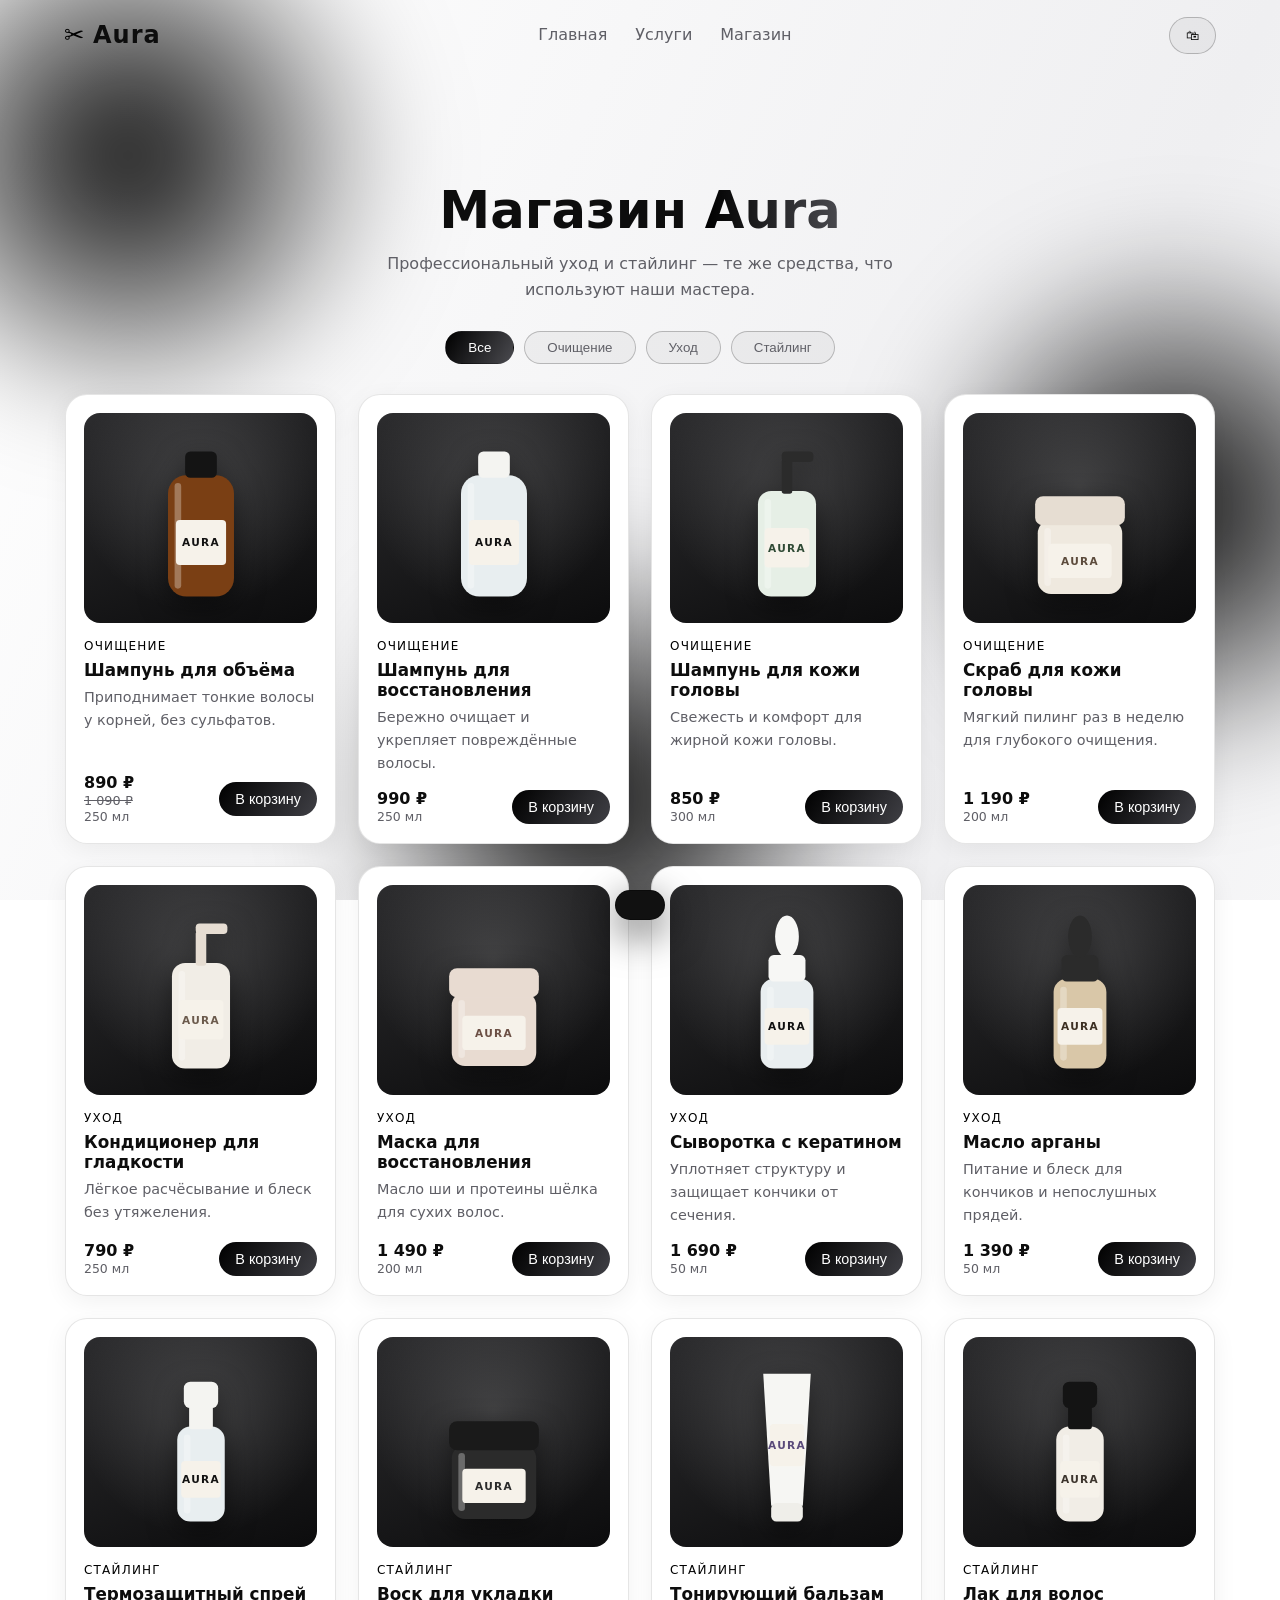
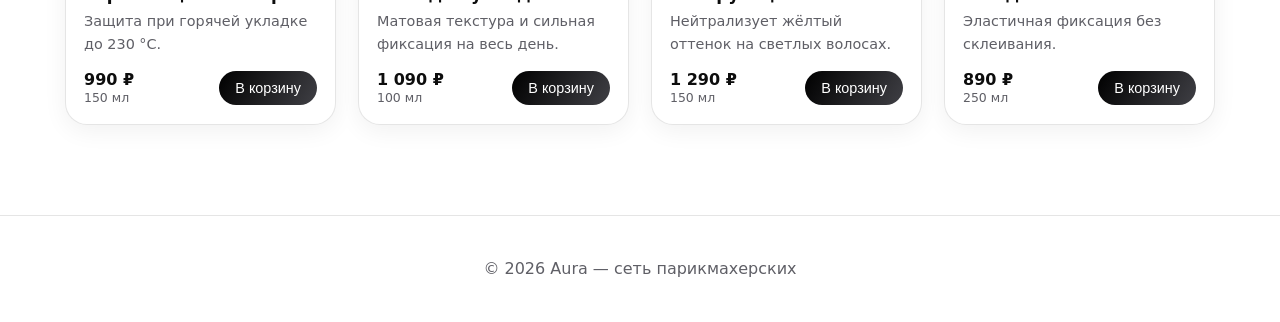
<file: Shop.HTML>
<!DOCTYPE html>
<html lang="ru">
<head>
<meta charset="UTF-8">
<meta name="viewport" content="width=device-width, initial-scale=1">
<title>Магазин — Aura</title>
<meta name="description" content="Профессиональный уход за волосами от сети парикмахерских Aura: шампуни, маски, масла и стайлинг.">
<script>document.documentElement.classList.add('js')</script>
<link rel="stylesheet" href="style.css">
</head>
<body>
<div class="blobs" aria-hidden="true"><span></span><span></span><span></span></div>

<header class="header" id="header">
  <a href="index.html" class="logo"><span class="logo-mark">✂</span> Aura</a>
  <nav class="nav">
    <a href="index.html">Главная</a>
    <a href="index.html#services">Услуги</a>
    <a href="shop.html" class="shop-link">Магазин</a>
  </nav>
  <div class="auth-box">
    <span class="hello" id="hello" hidden></span>
    <button class="btn btn-ghost cart-btn" id="cartBtn" aria-label="Открыть корзину">🛍<span class="badge" id="badge" hidden>0</span></button>
  </div>
</header>

<main class="shop">
  <section class="section">
    <h1 class="shop-title" data-reveal>Магазин <span class="grad">Aura</span></h1>
    <p class="shop-sub" data-reveal>Профессиональный уход и стайлинг — те же средства, что используют наши мастера.</p>
    <div class="chips" data-reveal>
      <button class="chip active" data-f="all">Все</button>
      <button class="chip" data-f="Очищение">Очищение</button>
      <button class="chip" data-f="Уход">Уход</button>
      <button class="chip" data-f="Стайлинг">Стайлинг</button>
    </div>
    <div class="grid prods" id="products"></div>
  </section>
</main>

<footer class="footer">© 2026 Aura — сеть парикмахерских</footer>

<div class="drawer-bg" id="drawerBg"></div>
<aside class="drawer" id="drawer" aria-label="Корзина">
  <div class="drawer-head"><h2>Корзина</h2><button class="close" id="closeCart" aria-label="Закрыть">×</button></div>
  <ul class="items" id="items"></ul>
  <div class="drawer-foot">
    <div class="sum"><span>Итого</span><b id="total">0 ₽</b></div>
    <button class="btn btn-primary wide" id="checkout" disabled>Оформить заказ</button>
  </div>
</aside>

<div class="toast" id="toast" role="status"></div>
<script src="shop.js"></script>
</body>
</html>
</file>
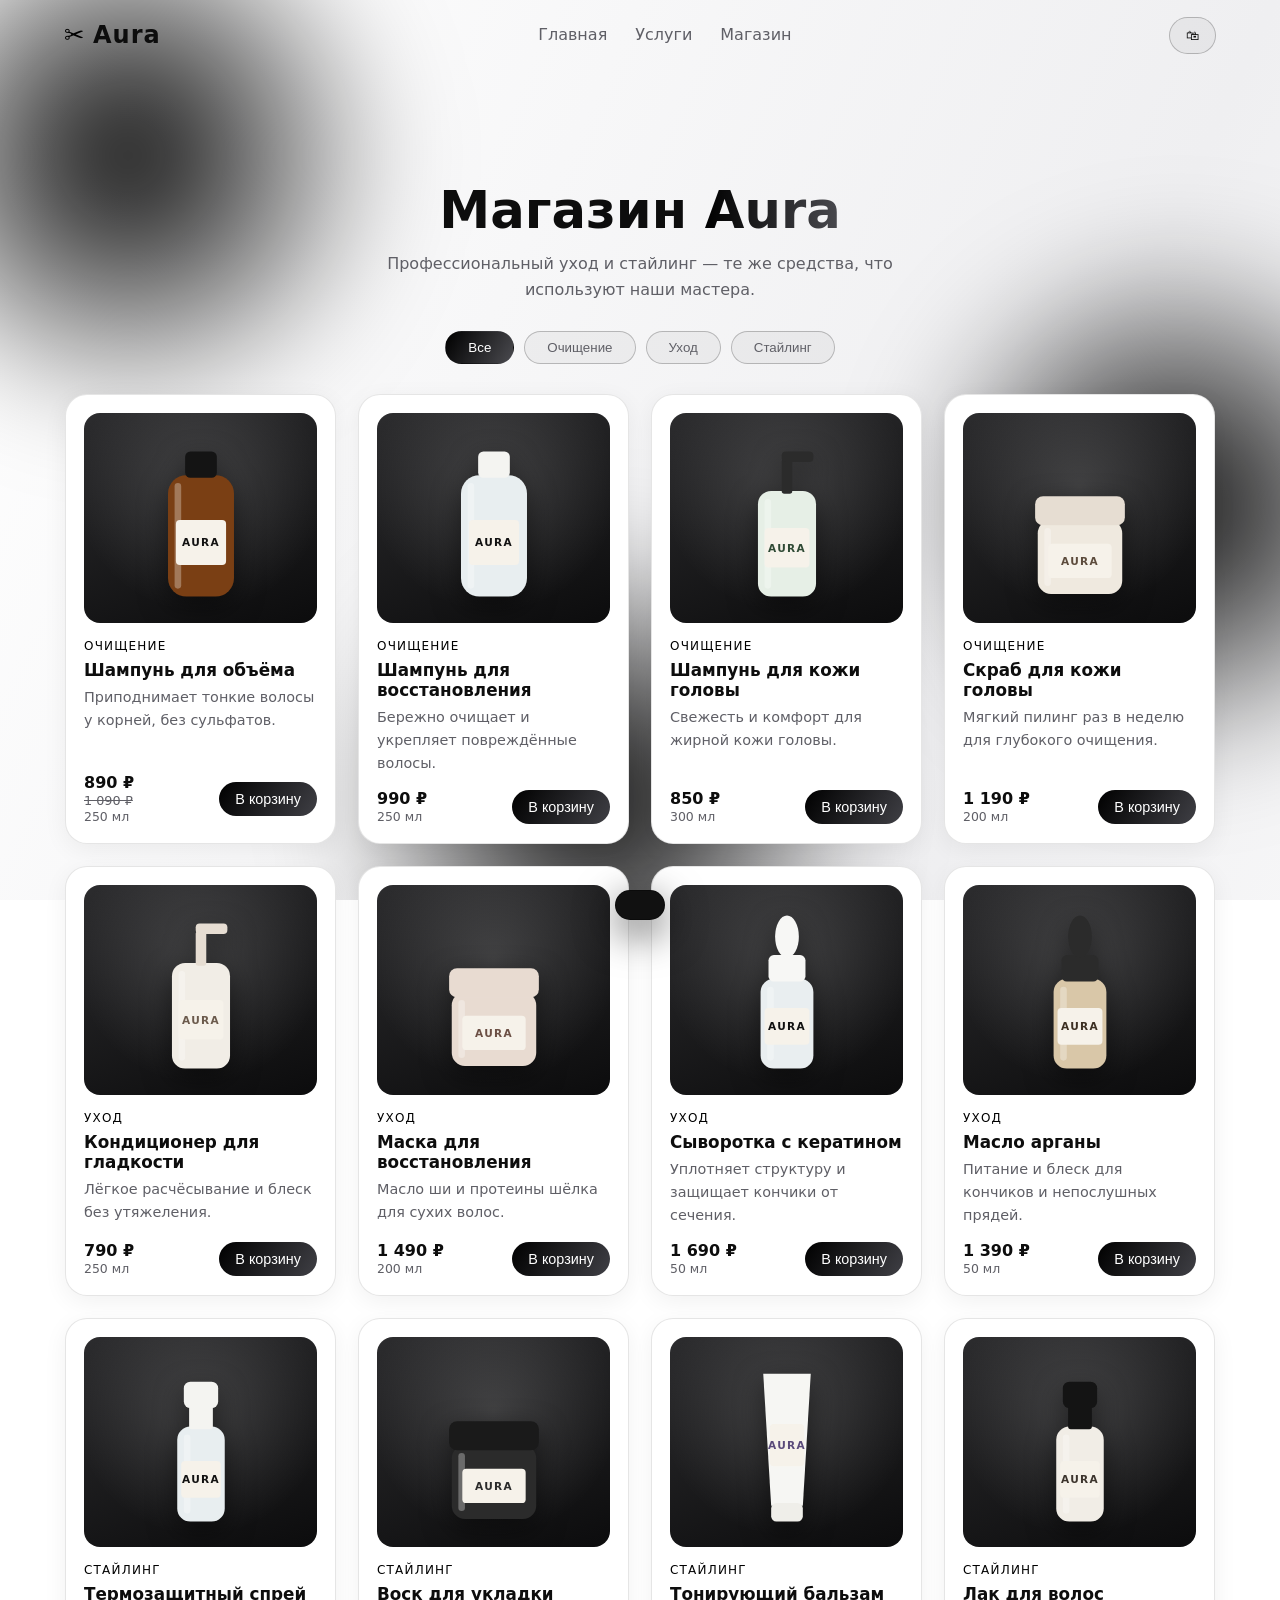
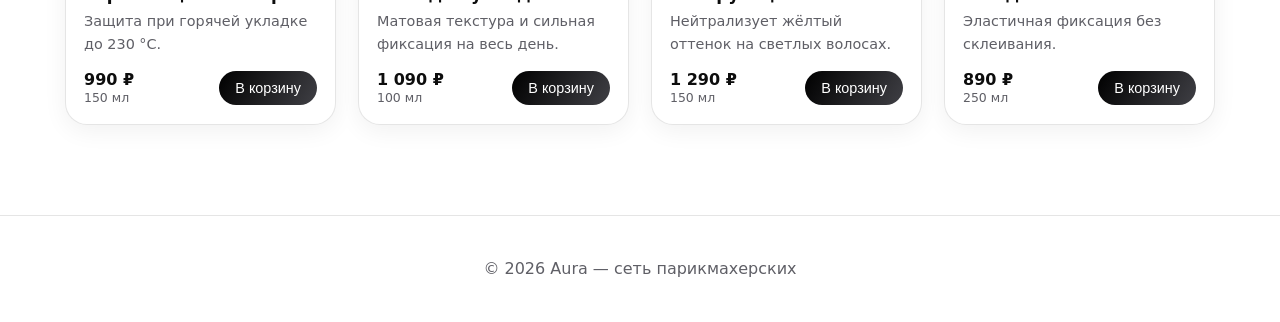
<file: shop.html>
<!DOCTYPE html>
<html lang="ru">
<head>
<meta charset="UTF-8">
<meta name="viewport" content="width=device-width, initial-scale=1">
<title>Магазин — Aura</title>
<meta name="description" content="Профессиональный уход за волосами от сети парикмахерских Aura: шампуни, маски, масла и стайлинг.">
<script>document.documentElement.classList.add('js')</script>
<link rel="stylesheet" href="style.css">
</head>
<body>
<div class="blobs" aria-hidden="true"><span></span><span></span><span></span></div>

<header class="header" id="header">
  <a href="index.html" class="logo"><span class="logo-mark">✂</span> Aura</a>
  <nav class="nav">
    <a href="index.html">Главная</a>
    <a href="index.html#services">Услуги</a>
    <a href="shop.html" class="shop-link">Магазин</a>
  </nav>
  <div class="auth-box">
    <span class="hello" id="hello" hidden></span>
    <button class="btn btn-ghost cart-btn" id="cartBtn" aria-label="Открыть корзину">🛍<span class="badge" id="badge" hidden>0</span></button>
  </div>
</header>

<main class="shop">
  <section class="section">
    <h1 class="shop-title" data-reveal>Магазин <span class="grad">Aura</span></h1>
    <p class="shop-sub" data-reveal>Профессиональный уход и стайлинг — те же средства, что используют наши мастера.</p>
    <div class="chips" data-reveal>
      <button class="chip active" data-f="all">Все</button>
      <button class="chip" data-f="Очищение">Очищение</button>
      <button class="chip" data-f="Уход">Уход</button>
      <button class="chip" data-f="Стайлинг">Стайлинг</button>
    </div>
    <div class="grid prods" id="products"></div>
  </section>
</main>

<footer class="footer">© 2026 Aura — сеть парикмахерских</footer>

<div class="drawer-bg" id="drawerBg"></div>
<aside class="drawer" id="drawer" aria-label="Корзина">
  <div class="drawer-head"><h2>Корзина</h2><button class="close" id="closeCart" aria-label="Закрыть">×</button></div>
  <ul class="items" id="items"></ul>
  <div class="drawer-foot">
    <div class="sum"><span>Итого</span><b id="total">0 ₽</b></div>
    <button class="btn btn-primary wide" id="checkout" disabled>Оформить заказ</button>
  </div>
</aside>

<div class="pp" id="pp" role="dialog" aria-modal="true" aria-hidden="true" aria-labelledby="ppName">
  <div class="pp-in">
    <div class="pp-art"><div id="ppBottle"></div><p class="hint">Потяните, чтобы повернуть</p></div>
    <div class="pp-info">
      <button class="back" id="ppBack">‹ Назад в магазин</button>
      <div class="pp-cat" id="ppCat"></div>
      <h2 id="ppName"></h2>
      <p class="pp-tag" id="ppTag"></p>
      <div class="pp-price" id="ppPrice"></div>
      <fieldset class="sizes" id="ppSizes"></fieldset>
      <div class="pp-buy">
        <div class="stepper"><button id="qMinus" aria-label="Меньше">−</button><span id="qVal">1</span><button id="qPlus" aria-label="Больше">+</button></div>
        <button class="btn btn-primary" id="ppAdd">В корзину</button>
      </div>
      <dl class="ship"><div><dt>Доставка:</dt><dd>Бесплатно, 2–3 дня</dd></div><div><dt>Самовывоз:</dt><dd>Сегодня в большинстве салонов</dd></div></dl>
      <div class="acc" id="ppAcc"></div>
    </div>
  </div>
</div>

<div class="toast" id="toast" role="status"></div>
<script src="shop.js"></script>
</body>
</html>
</file>
<file: style.css>
:root{--bg:#ffffff;--card:#ffffff;--text:#0d0d0d;--muted:#5f5f66;--a:#000000;--b:#4a4a4f;--c:#9a9aa0}
*{box-sizing:border-box;margin:0;padding:0}
html{scroll-behavior:smooth}
body{font-family:system-ui,-apple-system,"Segoe UI",Roboto,sans-serif;background:var(--bg);color:var(--text);line-height:1.6;overflow-x:hidden}
a{color:inherit;text-decoration:none}
h1,h2,h3{line-height:1.2}

/* фон: белый с переливающимся чёрным */
.blobs{position:fixed;inset:0;z-index:-1;overflow:hidden;background:linear-gradient(115deg,#fff 0%,#efeff1 25%,#fff 45%,#e2e2e6 65%,#fff 85%);background-size:300% 300%;animation:silk 14s ease-in-out infinite}
.blobs span{position:absolute;width:44vmax;height:44vmax;border-radius:50%;background:radial-gradient(circle,#000,transparent 68%);filter:blur(50px);animation:float 18s ease-in-out infinite alternate,breathe 7s ease-in-out infinite}
.blobs span:nth-child(1){top:-14%;left:-12%}
.blobs span:nth-child(2){right:-14%;top:25%;animation-delay:-6s,-2s}
.blobs span:nth-child(3){bottom:-20%;left:25%;animation-delay:-12s,-4s}
@keyframes silk{50%{background-position:100% 100%}}
@keyframes float{to{transform:translate(8vmax,-6vmax) scale(1.2)}}
@keyframes breathe{0%,100%{opacity:.07}50%{opacity:.2}}

/* шапка */
.header{position:fixed;top:0;left:0;right:0;z-index:20;display:flex;align-items:center;justify-content:space-between;padding:16px 5vw;transition:.35s}
.header.sc{background:#ffffffcc;backdrop-filter:blur(12px);padding-block:10px;box-shadow:0 8px 30px #0000001a}
.logo{font-size:1.5rem;font-weight:800;letter-spacing:.04em;display:flex;align-items:center;gap:8px}
.logo-mark{display:inline-block;color:var(--a);animation:wiggle 3s ease-in-out infinite}
@keyframes wiggle{0%,100%{transform:rotate(-12deg)}50%{transform:rotate(12deg)}}
.nav{display:flex;gap:28px}
.nav a{position:relative;color:var(--muted);transition:color .3s}
.nav a::after{content:"";position:absolute;left:0;bottom:-4px;height:2px;width:100%;background:linear-gradient(90deg,var(--a),var(--b));transform:scaleX(0);transform-origin:right;transition:transform .35s}
.nav a:hover{color:var(--text)}
.nav a:hover::after{transform:scaleX(1);transform-origin:left}
.auth-box{display:flex;align-items:center;gap:14px}
.hello{color:var(--a);font-weight:600;animation:pop .5s}
@keyframes pop{from{opacity:0;transform:scale(.7)}}

/* кнопки */
.btn{position:relative;overflow:hidden;display:inline-block;padding:12px 26px;border:0;border-radius:50px;font:600 1rem inherit;color:var(--text);cursor:pointer;transition:transform .3s,box-shadow .3s}
.btn:hover{transform:translateY(-3px)}
.btn:active{transform:scale(.96)}
.btn-primary{background:linear-gradient(120deg,#000,#3a3a3f,#000);background-size:200% 100%;color:#fff;animation:slide 5s linear infinite}
.btn-primary:hover{box-shadow:0 10px 30px #00000044}
.btn-primary::after{content:"";position:absolute;top:0;left:-80%;width:50%;height:100%;background:linear-gradient(100deg,transparent,#fff8,transparent);transform:skewX(-20deg);animation:shine 3s ease-in-out infinite}
@keyframes slide{50%{background-position:100% 0}}
@keyframes shine{0%,60%{left:-80%}100%{left:140%}}
.btn-ghost{background:#0000000a;border:1px solid #0000003a}
.btn-ghost:hover{background:#0000001a;box-shadow:0 0 0 4px #0000000a}
.wide{width:100%;margin-top:6px}

/* hero */
.hero{min-height:100vh;display:grid;grid-template-columns:1.1fr .9fr;align-items:center;gap:40px;padding:120px 5vw 60px}
.eyebrow{color:var(--a);letter-spacing:.2em;text-transform:uppercase;font-size:.85rem;margin-bottom:14px}
.hero h1{font-size:clamp(2.2rem,5.5vw,4.2rem);font-weight:800}
.grad{background:linear-gradient(90deg,var(--a),var(--b),var(--c),var(--a));background-size:300% 100%;-webkit-background-clip:text;background-clip:text;color:transparent;animation:gradMove 6s linear infinite}
@keyframes gradMove{to{background-position:300% 0}}
.lead{color:var(--muted);font-size:1.15rem;margin:20px 0 30px;max-width:520px}
.hero-actions{display:flex;gap:14px;flex-wrap:wrap}
.hero-text>*{animation:rise .9s both}
.hero-text>:nth-child(2){animation-delay:.15s}.hero-text>:nth-child(3){animation-delay:.3s}.hero-text>:nth-child(4){animation-delay:.45s}
@keyframes rise{from{opacity:0;transform:translateY(40px)}}

/* ножницы */
.orb{position:relative;width:min(80vw,400px);aspect-ratio:1;margin:auto;display:grid;place-items:center}
.orb::before{content:"";position:absolute;inset:0;border:2px dashed #00000055;border-radius:50%;animation:spin 40s linear infinite}
.orb::after{content:"";position:absolute;inset:12%;border-radius:50%;background:radial-gradient(circle,#00000026,#0000000d 60%,transparent 72%);animation:pulse 4s ease-in-out infinite}
@keyframes spin{to{transform:rotate(360deg)}}
@keyframes pulse{50%{transform:scale(1.12);opacity:.7}}
.scissors{position:relative;z-index:1;width:68%;animation:bob 5s ease-in-out infinite;filter:drop-shadow(0 12px 24px #0004)}
@keyframes bob{50%{transform:translateY(-14px) rotate(4deg)}}
.piece{transform-box:view-box;transform-origin:100px 100px}
.p1{animation:snip1 2.6s ease-in-out infinite}
.p2{animation:snip2 2.6s ease-in-out infinite}
@keyframes snip1{0%,100%{transform:rotate(18deg)}45%,55%{transform:rotate(1deg)}}
@keyframes snip2{0%,100%{transform:rotate(-18deg)}45%,55%{transform:rotate(-1deg)}}
.blade{fill:#2b2b2b}.p2 .blade{fill:#7a7a80}
.stem{stroke:var(--a);stroke-width:7;stroke-linecap:round}
.ring{fill:none;stroke:var(--a);stroke-width:7}
.pin{fill:var(--b)}
.sp{position:absolute;color:var(--a);font-style:normal;animation:twinkle 2.8s ease-in-out infinite}
.s1{top:8%;left:14%}.s2{top:20%;right:6%;animation-delay:-1s;font-size:1.6rem}.s3{bottom:12%;left:6%;animation-delay:-1.8s;font-size:1.4rem}.s4{bottom:20%;right:16%;animation-delay:-.5s}
@keyframes twinkle{0%,100%{opacity:.15;transform:scale(.5) rotate(0)}50%{opacity:1;transform:scale(1.3) rotate(90deg)}}

/* бегущая строка */
.marquee{overflow:hidden;border-block:1px solid #0000001a;padding:16px 0;background:#00000005}
.track{display:flex;width:max-content;animation:marq 26s linear infinite}
.track span{white-space:nowrap;padding-right:48px;color:var(--muted);font-size:1.1rem;letter-spacing:.12em;text-transform:uppercase}
.track span::after{content:"✦";margin-left:48px;color:var(--b)}
@keyframes marq{to{transform:translateX(-50%)}}

/* секции и карточки */
.section{padding:90px 5vw}
.section h2{font-size:clamp(1.8rem,4vw,2.6rem);text-align:center;margin-bottom:46px}
.grid{display:grid;gap:22px;max-width:1150px;margin:auto}
.cards{grid-template-columns:repeat(auto-fit,minmax(230px,1fr))}
.three{grid-template-columns:repeat(auto-fit,minmax(260px,1fr))}
.four{grid-template-columns:repeat(auto-fit,minmax(180px,1fr))}
.card{position:relative;overflow:hidden;padding:30px 26px;background:var(--card);border:1px solid #0000001a;border-radius:22px;transition:transform .4s,box-shadow .4s,border-color .4s}
.card::before{content:"";position:absolute;top:0;left:-120%;width:60%;height:100%;background:linear-gradient(100deg,transparent,#0000001a,transparent);transform:skewX(-20deg);transition:left .7s}
.card:hover{transform:translateY(-10px);border-color:#00000055;box-shadow:0 20px 50px #00000022}
.card:hover::before{left:140%}
.card h3{margin:14px 0 8px}
.card p{color:var(--muted)}
.ico,.pin-ico{font-size:2.4rem;display:inline-block;transition:transform .5s cubic-bezier(.3,1.8,.5,1)}
.card:hover .ico{transform:scale(1.3) rotate(-12deg)}
.pin-ico{animation:drop 2s ease-in-out infinite}
@keyframes drop{50%{transform:translateY(-8px)}}

.stats{background:linear-gradient(180deg,transparent,#00000008,transparent)}
.stat{text-align:center}
.num{display:block;font-size:clamp(2.2rem,5vw,3.2rem);background:linear-gradient(90deg,var(--a),var(--b));-webkit-background-clip:text;background-clip:text;color:transparent}
.num::after{content:attr(data-suf)}
.stat span{color:var(--muted)}

.footer{text-align:center;color:var(--muted);padding:40px 5vw;border-top:1px solid #0000001a}

/* появление при прокрутке */
.js [data-reveal]{opacity:0}
.js [data-reveal].in{opacity:1;animation:revealUp .8s var(--d,0s) backwards}
@keyframes revealUp{from{opacity:0;transform:translateY(34px)}}

/* модальное окно */
.modal{position:fixed;inset:0;z-index:50;display:grid;place-items:center;visibility:hidden;opacity:0;transition:.3s}
.modal.open{visibility:visible;opacity:1}
.modal-bg{position:absolute;inset:0;background:#08050cb3;backdrop-filter:blur(6px)}
.modal-card{position:relative;width:min(92vw,410px);padding:34px 30px;background:var(--card);border:1px solid #0000002a;border-radius:26px;box-shadow:0 30px 80px #0005;transform:translateY(40px) scale(.9);transition:transform .5s cubic-bezier(.2,1.3,.4,1)}
.modal.open .modal-card{transform:none}
.modal-card h2{text-align:center;font-size:1.6rem}
.close{position:absolute;top:12px;right:16px;background:none;border:0;color:var(--muted);font-size:1.8rem;cursor:pointer;transition:transform .3s,color .3s}
.close:hover{color:var(--text);transform:rotate(90deg)}
.tabs{position:relative;display:grid;grid-template-columns:1fr 1fr;padding:4px;margin:20px 0 24px;background:#0000000a;border-radius:14px}
.tab{position:relative;z-index:1;padding:10px;background:none;border:0;color:var(--muted);font:600 .95rem inherit;cursor:pointer;transition:color .3s}
.tab.active{color:#fff}
.tab-ind{position:absolute;top:4px;left:4px;width:calc(50% - 4px);height:calc(100% - 8px);border-radius:10px;background:linear-gradient(120deg,var(--a),var(--b));transition:transform .4s cubic-bezier(.3,1.3,.5,1)}
.tabs[data-active=register] .tab-ind{transform:translateX(100%)}
.forms{display:grid}
.form{grid-area:1/1;opacity:0;visibility:hidden;transform:translateX(26px);transition:.4s}
.form[data-f=login]{transform:translateX(-26px)}
.form.active{opacity:1;visibility:visible;transform:none}
.shake{animation:shake .45s}
@keyframes shake{20%,60%{transform:translateX(-9px)}40%,80%{transform:translateX(9px)}}

.field{position:relative;margin-bottom:16px}
.field input{width:100%;padding:22px 14px 8px;background:#0000000a;border:1px solid #0000002a;border-radius:12px;color:var(--text);font:inherit;outline:0;transition:.25s}
.field input:focus{border-color:var(--a);box-shadow:0 0 0 4px #0000001a}
.field label{position:absolute;left:15px;top:14px;color:var(--muted);pointer-events:none;transform-origin:left;transition:.2s}
.field input:focus+label,.field input:not(:placeholder-shown)+label{transform:translateY(-10px) scale(.75);color:var(--a)}
.err{display:block;max-height:0;opacity:0;font-size:.82rem;color:#ff7a8a;overflow:hidden;transition:.3s}
.field.error .err{max-height:24px;opacity:1;margin-top:5px}
.field.error input{border-color:#ff5c72}
.meter{height:4px;margin-top:8px;background:#0000001a;border-radius:4px;overflow:hidden}
.meter i{display:block;height:100%;width:calc(var(--s,0)*25%);background:hsl(calc(var(--s,0)*30) 80% 55%);border-radius:4px;transition:.4s}

.toast{position:fixed;left:50%;bottom:28px;z-index:60;max-width:90vw;padding:14px 24px;background:#111111;border:1px solid #00000055;border-radius:50px;box-shadow:0 12px 40px #000a;transform:translate(-50%,160%);transition:transform .5s cubic-bezier(.3,1.4,.5,1)}
.toast.show{transform:translate(-50%,0)}

@media(max-width:820px){
  .hero{grid-template-columns:1fr;text-align:center;padding-top:110px}
  .hero-actions{justify-content:center}.lead{margin-inline:auto}
  .nav a:not(.shop-link){display:none}
}
@media(prefers-reduced-motion:reduce){
  *,*::before,*::after{animation:none!important;transition:none!important}
  .js [data-reveal]{opacity:1;transform:none}
}

/* галерея стрижек */
.chips{display:flex;justify-content:center;gap:10px;flex-wrap:wrap;margin:-18px 0 34px}
.chip{padding:8px 22px;border:1px solid #0000003a;border-radius:50px;background:#0000000a;color:var(--muted);font:600 .95rem inherit;cursor:pointer;transition:.3s}
.chip:hover{color:var(--text);transform:translateY(-2px)}
.chip.active{background:linear-gradient(120deg,var(--a),var(--b));color:#fff;border-color:transparent}
.cuts{grid-template-columns:repeat(auto-fit,minmax(200px,1fr))}
.cut{text-align:center;padding:20px}
.cut-img{height:180px;display:grid;place-items:center;margin-bottom:6px;border-radius:16px;background:radial-gradient(circle at 50% 40%,#ffffff22,transparent 70%),linear-gradient(160deg,#2c2c2e,#0c0c0d);overflow:hidden}
.cut-img svg{height:100%;transition:transform .5s cubic-bezier(.3,1.5,.5,1)}
.cut:hover .cut-img svg{transform:scale(1.1) rotate(-2deg)}
.cut-img img{width:100%;height:100%;object-fit:cover}
.hair{fill:var(--h);transform-box:fill-box;transform-origin:50% 100%;animation:sway 4s ease-in-out infinite}
.hair.fade{opacity:.4;animation:none}
.skin{fill:var(--sk,#f0c8a4)}.cloth{fill:#3a3a3c}
@keyframes sway{50%{transform:rotate(1.6deg) scaleY(1.025)}}
.btn:disabled{opacity:.6;cursor:wait;transform:none}

/* магазин */
.shop{padding-top:90px}
.shop-title{text-align:center;font-size:clamp(2rem,5vw,3.2rem);margin-bottom:10px}
.shop-sub{text-align:center;color:var(--muted);max-width:560px;margin:0 auto 28px}
.shop .chips{margin:0 0 30px}
.prods{grid-template-columns:repeat(auto-fit,minmax(230px,1fr))}
.prod{display:flex;flex-direction:column;padding:18px}
.shop-img{height:210px;display:grid;place-items:center;margin-bottom:14px;border-radius:16px;background:radial-gradient(circle at 50% 35%,#ffffff26,transparent 70%),linear-gradient(160deg,#2c2c2e,#0c0c0d);overflow:hidden}
.shop-img svg{height:88%;filter:drop-shadow(0 10px 14px #0008);transition:transform .5s cubic-bezier(.3,1.5,.5,1)}
.prod:hover .shop-img svg{transform:translateY(-6px) rotate(-4deg) scale(1.06)}
.tag{align-self:flex-start;font-size:.75rem;letter-spacing:.1em;text-transform:uppercase;color:var(--a)}
.prod h3{margin:4px 0 6px;font-size:1.05rem}
.prod p{flex:1;font-size:.9rem}
.buy{display:flex;align-items:center;justify-content:space-between;gap:10px;margin-top:14px}
.price{display:flex;flex-direction:column;font-weight:700;line-height:1.25}
.price s{color:var(--muted);font-weight:400;font-size:.8rem}
.price small{color:var(--muted);font-weight:400;font-size:.78rem}
.add{padding:9px 16px;font-size:.9rem}
.cart-btn{position:relative;padding:10px 16px}
.badge{position:absolute;top:-6px;right:-6px;display:grid;place-items:center;min-width:20px;height:20px;padding:0 5px;border-radius:10px;background:linear-gradient(120deg,var(--a),var(--b));color:#fff;font-size:.75rem;font-weight:700}
.badge[hidden]{display:none}
.badge.bump{animation:bump .4s}
@keyframes bump{40%{transform:scale(1.5)}}
.cart-open{overflow:hidden}
.drawer-bg{position:fixed;inset:0;z-index:40;background:#08050cb3;backdrop-filter:blur(4px);opacity:0;visibility:hidden;transition:.35s}
.drawer{position:fixed;top:0;right:0;bottom:0;z-index:45;display:flex;flex-direction:column;width:min(100vw,400px);background:var(--card);border-left:1px solid #0000002a;visibility:hidden;transform:translateX(105%);transition:transform .5s cubic-bezier(.2,1,.3,1),visibility 0s .5s}
.cart-open .drawer{visibility:visible;transform:none;transition-delay:0s}
.cart-open .drawer-bg{opacity:1;visibility:visible}
.drawer-head{position:relative;padding:22px 24px;border-bottom:1px solid #0000001a}
.items{flex:1;overflow:auto;padding:12px 24px;list-style:none}
.items li{display:flex;align-items:center;gap:12px;padding:12px 0;border-bottom:1px solid #0000001a;animation:rise .4s both}
.items .empty{justify-content:center;padding:40px 0;color:var(--muted);border:0}
.mini{display:grid;place-items:center;width:48px;height:60px;background:#1a1a1a;border-radius:10px}
.mini svg{height:90%}
.info{flex:1;display:flex;flex-direction:column;gap:2px;font-size:.9rem}
.info span{color:var(--muted)}
.qty{display:flex;align-items:center;gap:10px;margin-top:4px}
.qty button,.rm{width:26px;height:26px;border:1px solid #0000003a;border-radius:50%;background:#0000000a;color:var(--text);cursor:pointer;transition:.2s}
.qty button:hover,.rm:hover{background:var(--b);border-color:var(--b)}
.rm{border:0;background:none;color:var(--muted);font-size:1.3rem}
.drawer-foot{padding:20px 24px;border-top:1px solid #0000001a}
.sum{display:flex;justify-content:space-between;margin-bottom:14px;font-size:1.15rem}

/* светлая тема: доработки */
.card{box-shadow:0 6px 24px #0000000f}
.toast{color:#fff}
.qty button:hover,.rm:hover{background:#111;border-color:#111;color:#fff}

/* карточка товара */
.prod{cursor:pointer}
.pp{position:fixed;inset:0;z-index:35;overflow:auto;background:linear-gradient(115deg,#fff,#f1f1f3 55%,#fff);opacity:0;visibility:hidden;transition:opacity .35s,visibility 0s .35s}
.pp.open{opacity:1;visibility:visible;transition-delay:0s}
.pp-open{overflow:hidden}
.pp-open .header{z-index:38}
.pp-in{display:grid;grid-template-columns:1.05fr 1fr;gap:56px;align-items:center;max-width:1080px;min-height:100%;margin:auto;padding:90px 5vw 40px}
.pp-art{display:flex;flex-direction:column;align-items:center}
#ppBottle{height:min(62vh,520px);aspect-ratio:5/7;cursor:grab;touch-action:none;user-select:none}
#ppBottle:active{cursor:grabbing}
#ppBottle svg{width:100%;height:100%;overflow:visible;pointer-events:none}
.hint{margin-top:14px;font-size:.8rem;color:var(--muted)}
.pp.open .pp-info{animation:rise .6s .1s both}
.back{margin-bottom:18px;padding:6px 0;border:0;background:none;color:var(--text);font:inherit;cursor:pointer}
.back:hover{text-decoration:underline}
.pp-cat{color:var(--muted)}
.pp-info h2{margin:4px 0 6px;font-size:clamp(1.8rem,4vw,2.6rem)}
.pp-tag{max-width:46ch;color:var(--muted);font-size:1.1rem}
.pp-price{margin:16px 0 20px;font-size:1.6rem;font-weight:700}
.pp-price s{margin-left:10px;color:var(--muted);font-size:1rem;font-weight:400}
.sizes{display:grid;grid-template-columns:1fr 1fr;gap:10px;margin-bottom:20px;border:0}
.sizes legend{margin-bottom:8px;font-weight:700}
.sz{position:relative;display:flex;justify-content:space-between;padding:14px 16px;border:1px solid #0000003a;border-radius:12px;background:#fff;cursor:pointer;transition:.2s}
.sz input{position:absolute;opacity:0;pointer-events:none}
.sz b{color:var(--muted);font-weight:500}
.sz:hover{border-color:#000}
.sz:has(input:checked){border-color:#000;box-shadow:0 0 0 1px #000}
.sz:has(input:focus-visible){outline:2px solid #000;outline-offset:2px}
.pp-buy{display:flex;gap:12px}
.pp-buy .btn{flex:1}
.stepper{display:flex;align-items:center;border:1px solid #0000003a;border-radius:12px;background:#fff}
.stepper button{width:44px;height:100%;border:0;background:none;font-size:1.2rem;cursor:pointer;border-radius:12px;transition:background .2s}
.stepper button:hover{background:#0000000a}
.stepper span{min-width:28px;text-align:center}
.ship{display:grid;gap:2px;margin:20px 0 24px;font-size:.9rem}
.ship div{display:flex;gap:8px}
.ship dt{font-weight:700}
.ship dd{color:var(--muted)}
.acc details{border-bottom:1px solid #0000001a}
.acc details:first-child{border-top:1px solid #0000001a}
.acc summary{display:flex;justify-content:space-between;padding:16px 0;font-weight:700;cursor:pointer;list-style:none}
.acc summary::-webkit-details-marker{display:none}
.acc summary::after{content:"+";transition:transform .3s}
.acc details[open] summary::after{content:"−"}
.dbody{padding-bottom:16px;color:#333;animation:rise .4s both}
.dbody ul{padding-left:20px}
@media(max-width:820px){.pp-in{grid-template-columns:1fr;gap:20px;padding-top:80px}#ppBottle{height:42vh}}

/* галерея стрижек: 12 образов и примерка цвета */
.cut{--h:var(--tint,var(--h0))}
.hair{transition:fill .7s}
.hair.shine{fill:url(#shine);pointer-events:none}
.feat ellipse{fill:#2a1f1a}
.swatches{display:flex;justify-content:center;align-items:center;gap:12px;flex-wrap:wrap;margin:-8px 0 30px}
.sw-l{margin-right:6px;color:var(--muted);font-size:.95rem}
.sw{width:30px;height:30px;border:2px solid #fff;border-radius:50%;background:var(--c);box-shadow:0 0 0 1px #0004;cursor:pointer;transition:transform .35s cubic-bezier(.3,1.8,.5,1),box-shadow .3s}
.sw[data-c=""]{background:conic-gradient(#4a2c1e,#b0503c,#e0b45a,#9a7bd0,#2b2b2e,#4a2c1e)}
.sw:hover{transform:scale(1.18)}
.sw.on{transform:scale(1.25);box-shadow:0 0 0 2px #000}

/* фото в галерее стрижек */
.cut-img img{object-position:50% 25%;transition:transform .7s cubic-bezier(.2,.8,.2,1)}
.cut:hover .cut-img img{transform:scale(1.07)}
</file>
